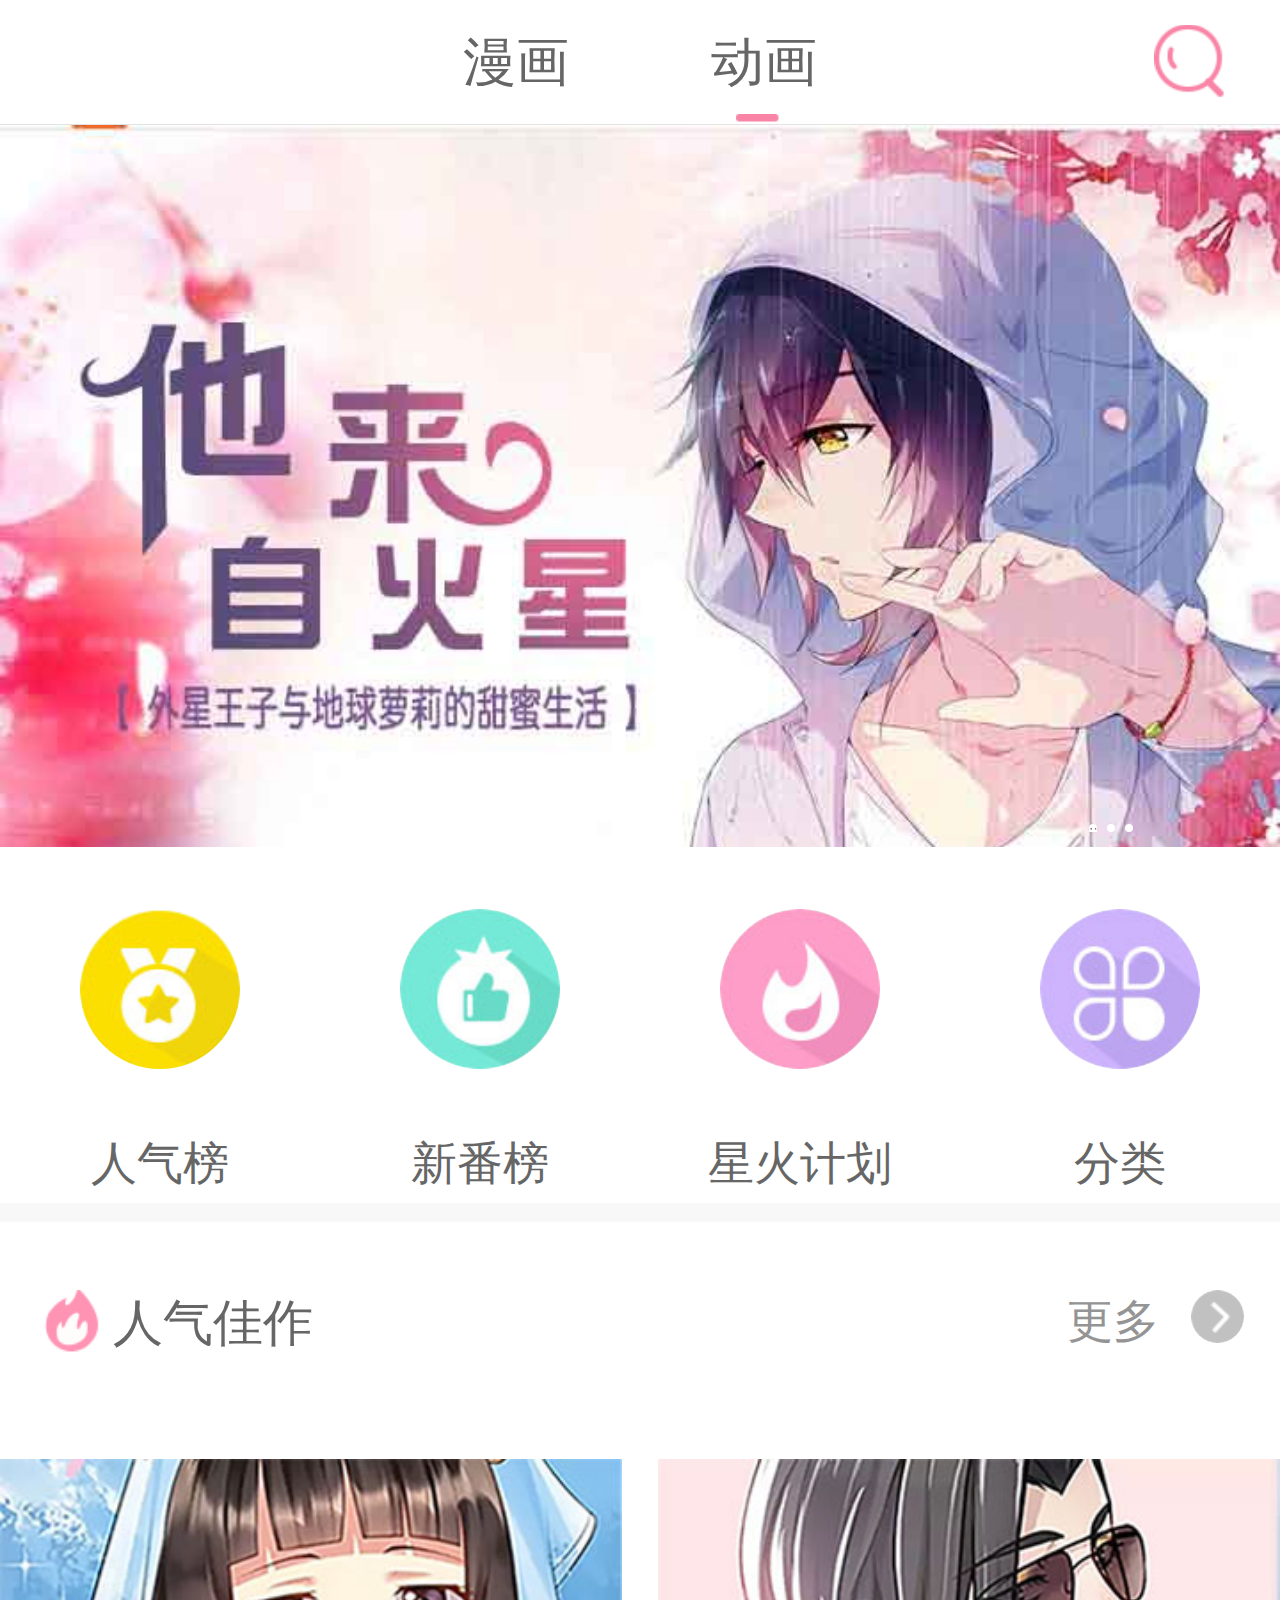
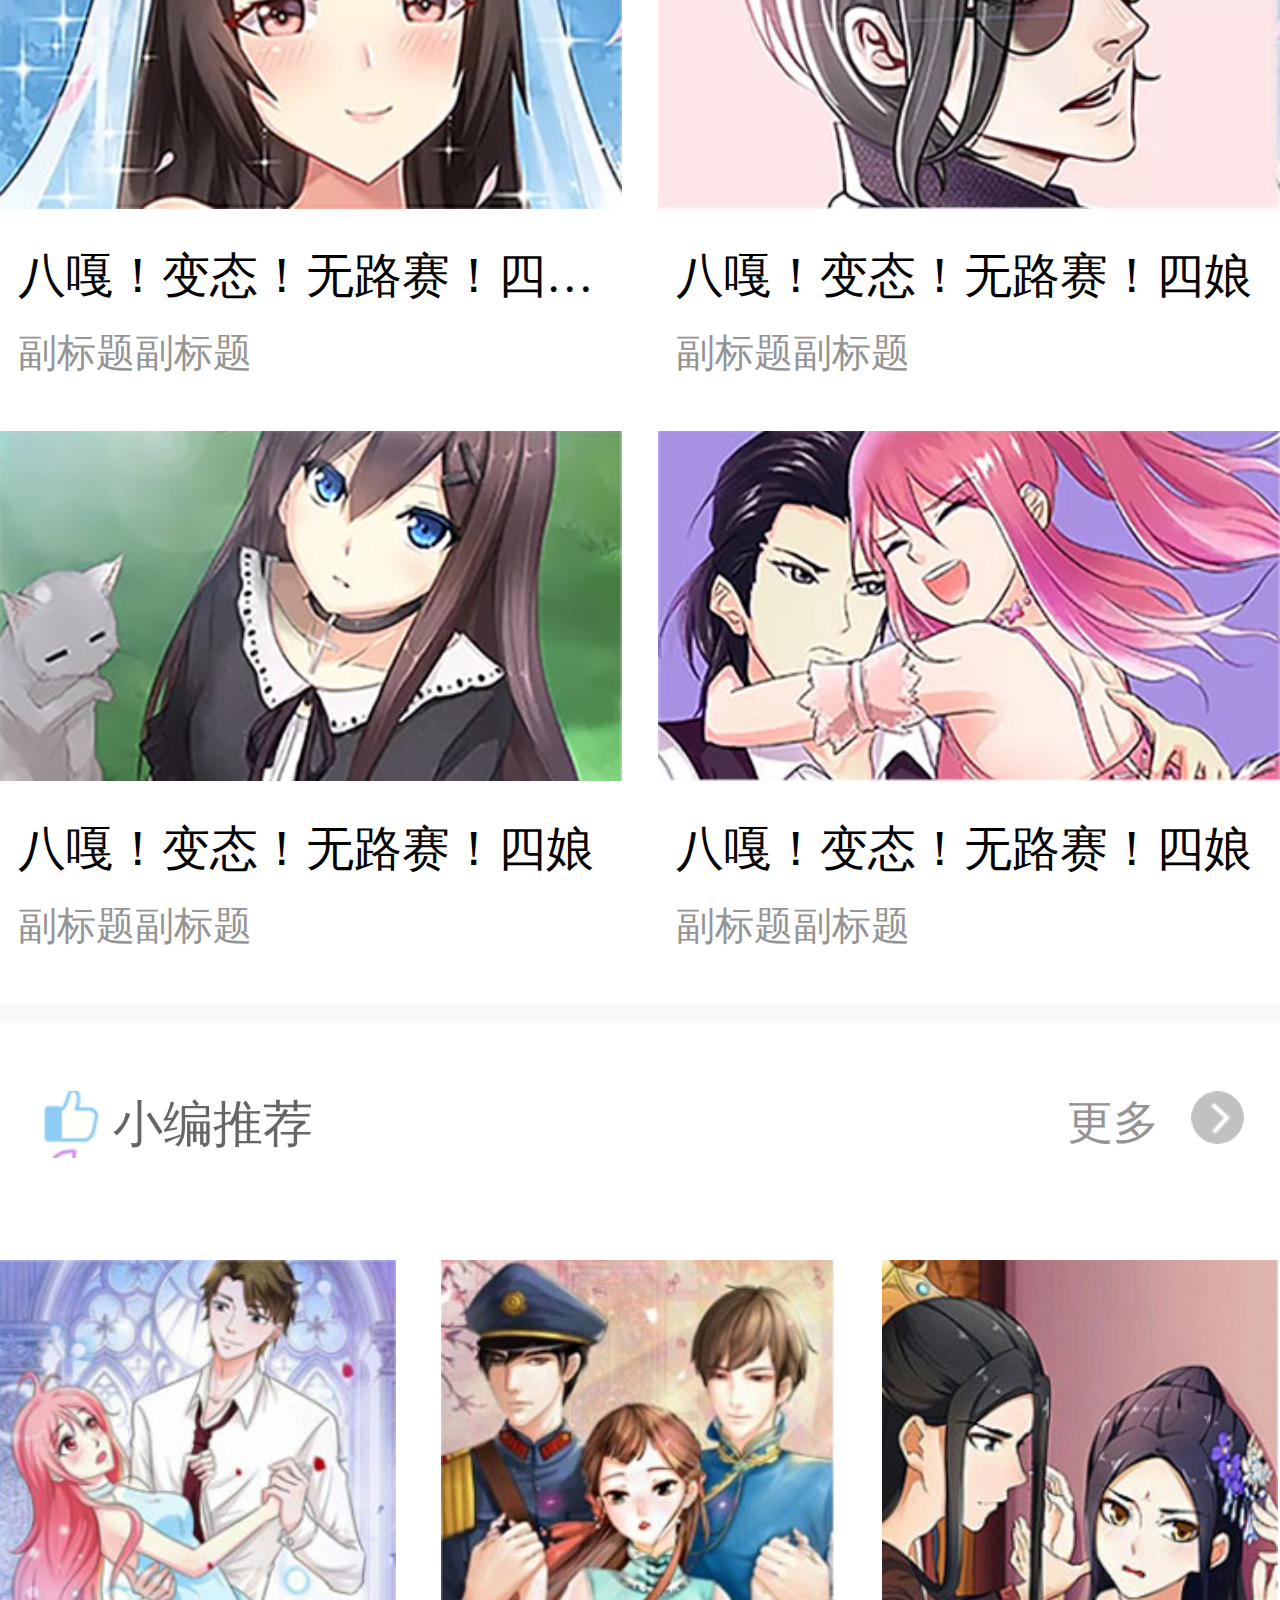
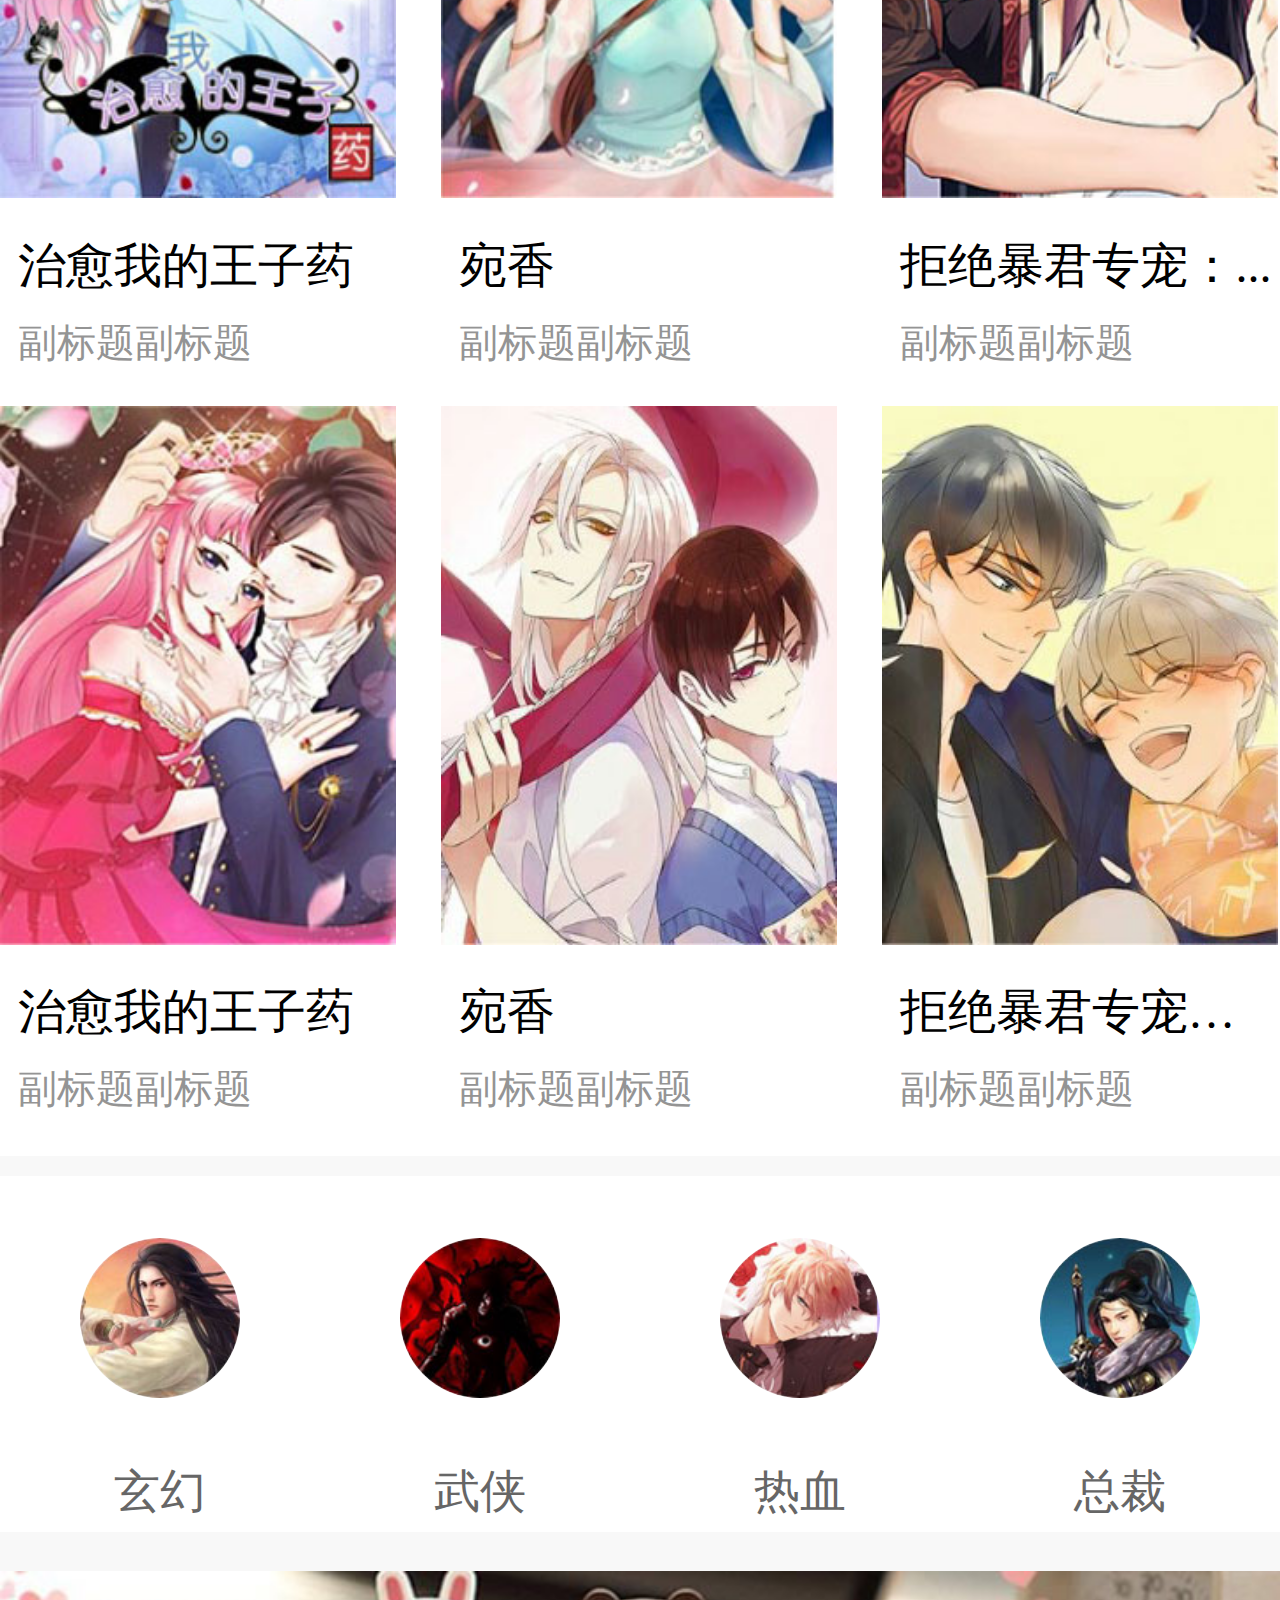
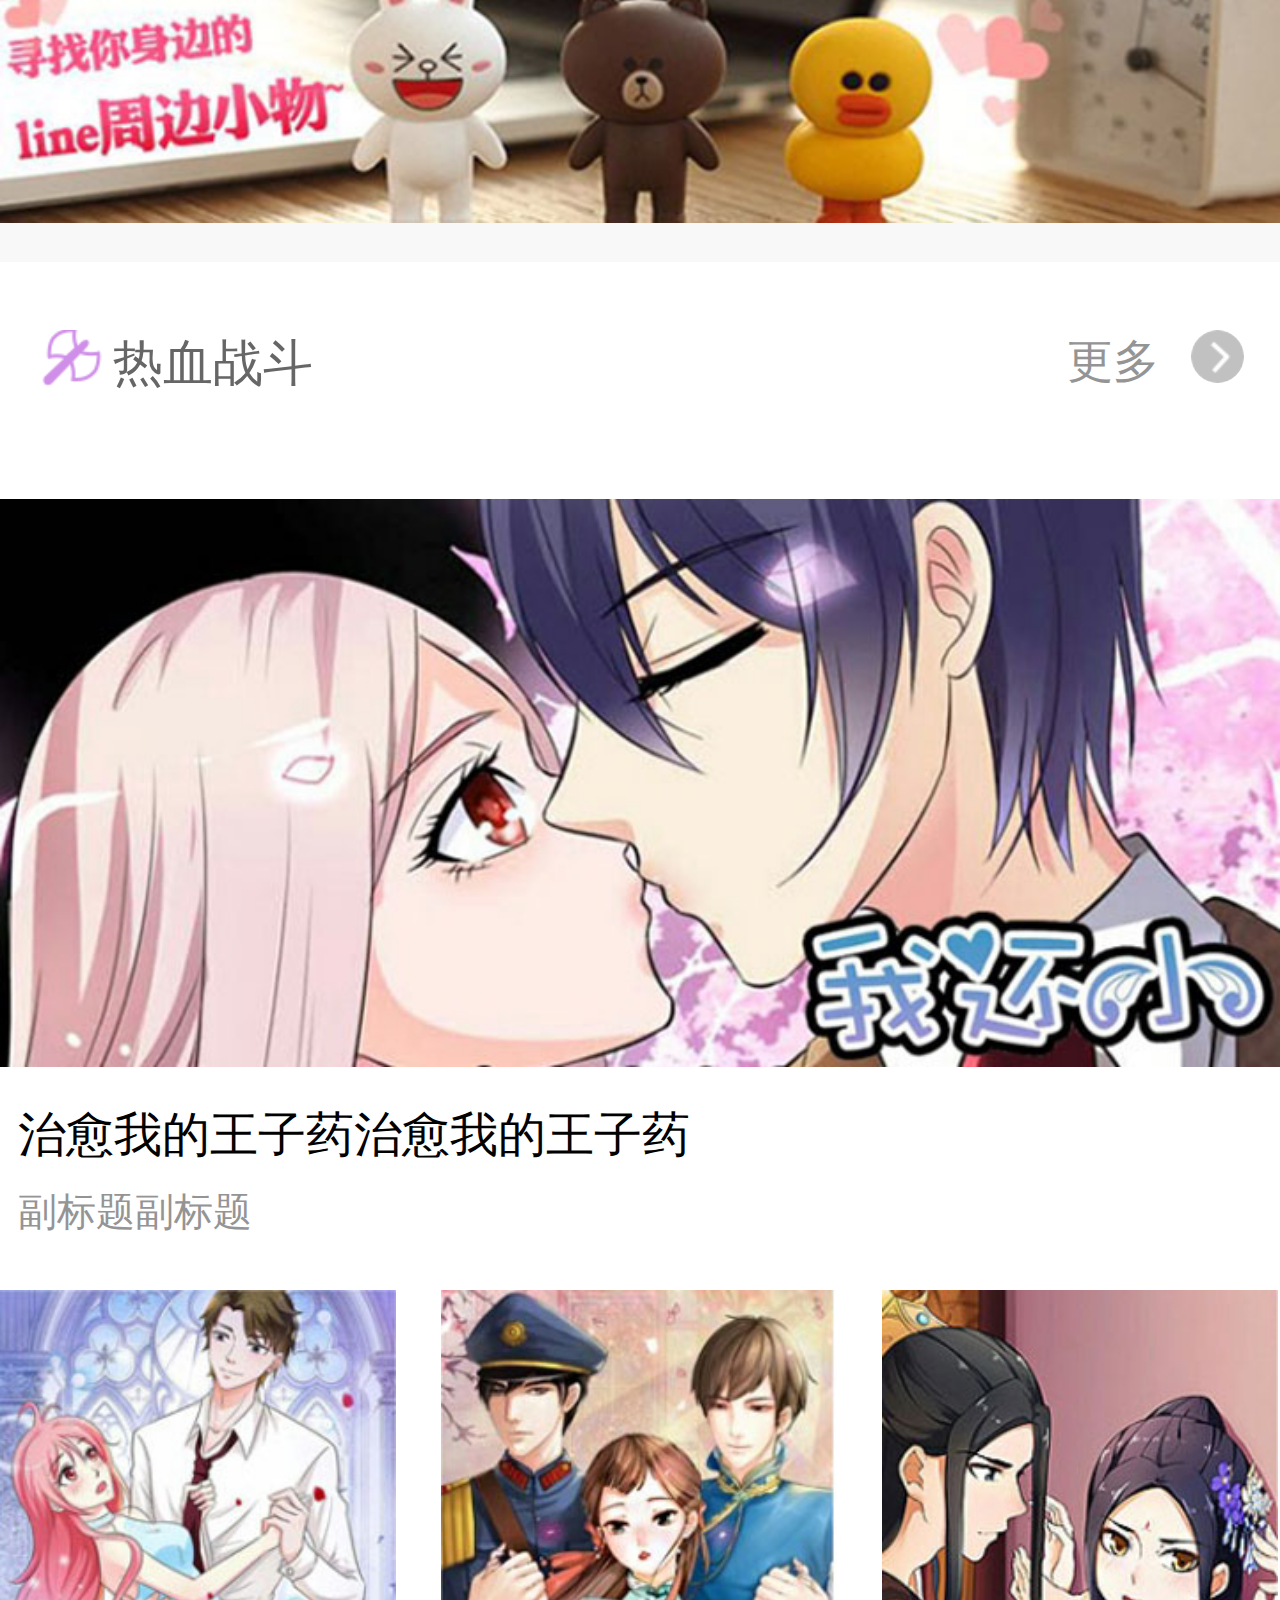
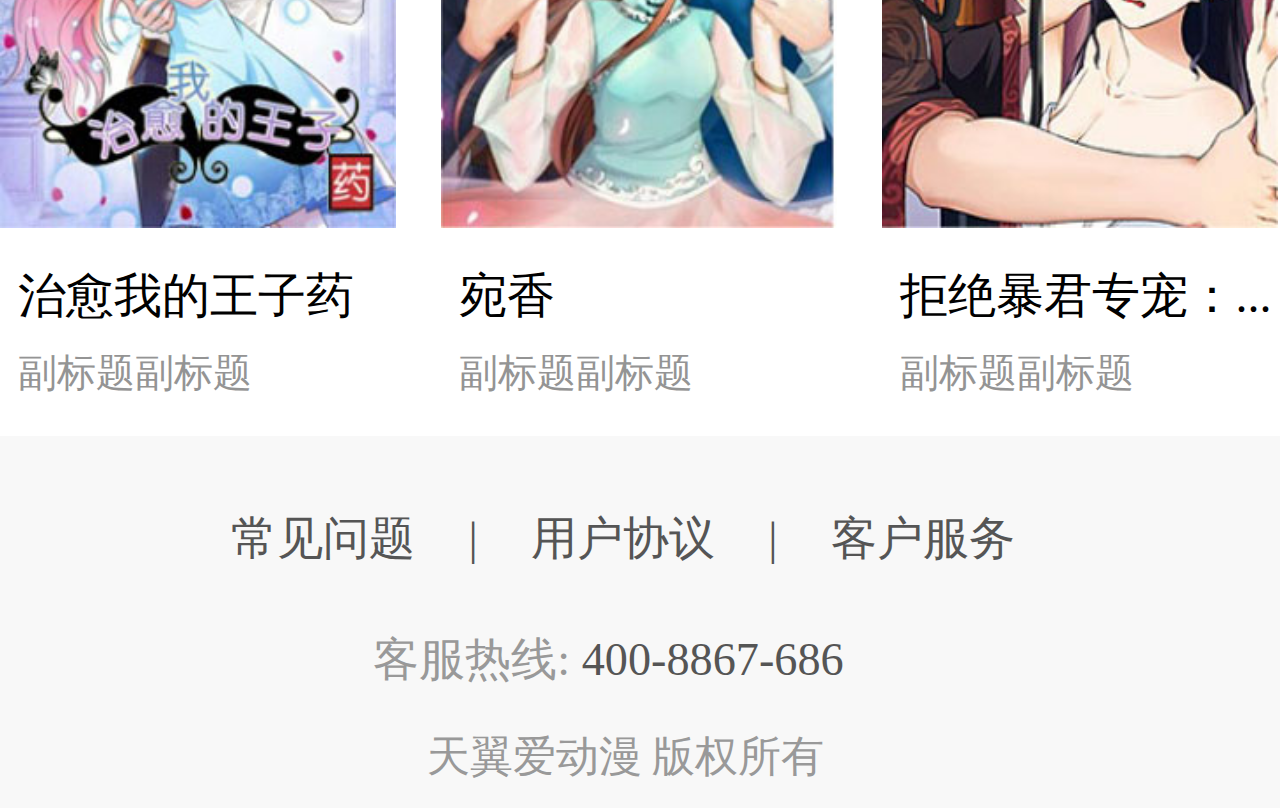
<file: index.html>
<!DOCTYPE html>
<!--[if lt IE 7]>      <html class="no-js lt-ie9 lt-ie8 lt-ie7"> <![endif]-->
<!--[if IE 7]>         <html class="no-js lt-ie9 lt-ie8"> <![endif]-->
<!--[if IE 8]>         <html class="no-js lt-ie9"> <![endif]-->
<!--[if gt IE 8]><!-->
<html class="no-js">
<!--<![endif]-->

<head>
    <meta charset="utf-8">
    <meta http-equiv="X-UA-Compatible" content="IE=edge">
    <title></title>
    <meta name="description" content="">
    <meta name="viewport" content="width=device-width, initial-scale=1">
    <!-- Link Swiper's CSS -->
    <link rel="stylesheet" href="css/swiper.min.css">
    <link href="css/phone.css" rel="stylesheet" type="text/css" />
    <script type="text/javascript" src="js/response.js"></script>
</head>

<body>
    <!--[if lt IE 7]>
            <p class="browsehappy">You are using an <strong>outdated</strong> browser. Please <a href="#">upgrade your browser</a> to improve your experience.</p>
        <![endif]-->
    <div class="tab" id="tab">
        <ul>
            <li><a  href="cartoon.html">漫画</a></li>
            <li><a>动画</a><b></b></li>
        </ul>
        <i></i>
    </div>
    <!-- Swiper -->
    <div class="swiper-container w-slider">
        <div class="swiper-wrapper slider">
            <div class="swiper-slide slider-main-img"><img src="images/lg-1.jpg"></div>
            <div class="swiper-slide slider-main-img"><img src="images/lg-2.jpg"></div>
            <div class="swiper-slide slider-main-img"><img src="images/lg-3.jpg"></div>
        </div>
        <!-- Add Pagination -->
        <div class="swiper-pagination"></div>
    </div>

    <!-- Swiper JS -->
    <script src="js/swiper.min.js"></script>

    <!-- Initialize Swiper -->
    <script>
        var swiper = new Swiper('.swiper-container', {
            pagination: '.swiper-pagination',
            paginationClickable: true,
            spaceBetween: 0,
        });
    </script>
    <!-- 星火计划榜单 -->
    <section>
        <div class="xinghuo">
            <ul>
                <li><a href="#"><span class="xinghuo-01"></span>人气榜</a></li>
                <li><a href="#"><span class="xinghuo-02"></span>新番榜</a></li>
                <li><a href="#"><span class="xinghuo-03"></span>星火计划</a></li>
                <li><a href="#"><span class="xinghuo-04"></span>分类</a></li>
            </ul>
        </div>
        <div class="bgc"></div>
    </section>
    <!--人气佳作  -->
    <section class="works">
        <div class="works-top">
            <div class="works-top-left"><span></span>
                <font>人气佳作</font>
            </div>
            <div class="works-top-right">
                <font>更多</font><span></span></div>
        </div>
        <div class="works-subject">
            <ul>
                <li><img src="images/renq01.jpg">
                    <p>八嘎！变态！无路赛！四娘八嘎！变态！无路赛！四娘八嘎！变态！无路赛！四娘八嘎！变态！无路赛！四娘</p>
                    <font>副标题副标题</font>
                </li>
                <li class="border-r"><img src="images/renq02.jpg">
                    <p>八嘎！变态！无路赛！四娘</p>
                    <font>副标题副标题</font>
                </li>
                <li><img src="images/renq03.jpg">
                    <p>八嘎！变态！无路赛！四娘</p>
                    <font>副标题副标题</font>
                </li>
                <li class="border-r"><img src="images/renq04.jpg">
                    <p>八嘎！变态！无路赛！四娘</p>
                    <font>副标题副标题</font>
                </li>
            </ul>
        </div>
        <div class="bgc"></div>
    </section>
    <!-- 小编推荐 -->
    <section>
        <div class="works-top">
            <div class="works-top-left praise"><span></span>
                <font>小编推荐</font>
            </div>
            <div class="works-top-right">
                <font>更多</font><span></span></div>
        </div>
        <div class="recommend">
            <ul>
                <li><img src="images/tuij06.jpg">
                    <p>治愈我的王子药</p>
                    <font>副标题副标题</font>
                </li>
                <li class="li-border"><img src="images/tuij01.jpg">
                    <p>宛香</p>
                    <font>副标题副标题</font>
                </li>
                <li><img src="images/tuij02.jpg">
                    <p>拒绝暴君专宠：...</p>
                    <font>副标题副标题</font>
                </li>
                <li><img src="images/tuij03.jpg">
                    <p>治愈我的王子药</p>
                    <font>副标题副标题</font>
                </li>
                <li class="li-border"><img src="images/tuij04.jpg">
                    <p>宛香</p>
                    <font>副标题副标题</font>
                </li>
                <li><img src="images/tuij05.jpg">
                    <p>拒绝暴君专宠拒绝暴君专宠拒绝暴君专宠：...拒绝暴君专宠：...拒绝暴君专宠：...</p>
                    <font>副标题副标题</font>
                </li>
            </ul>
        </div>
        <div class="bgc"></div>
    </section>
    <section class="wuxia">
        <div class="xinghuo">
            <ul>
                <li><a href="#"><span class="wuxia-01"></span>玄幻</a></li>
                <li><a href="#"><span class="wuxia-02"></span>武侠</a></li>
                <li><a href="#"><span class="wuxia-03"></span>热血</a></li>
                <li><a href="#"><span class="wuxia-04"></span>总裁</a></li>
            </ul>
        </div>
        <div class="bgc"></div>
        <div class="bgc"></div>
    </section>
    <!-- 通栏广告 -->
    <div class="banner"><a><img src="images/tonglan.jpg"></a></div>
    <div class="bgc"></div>
    <div class="bgc"></div>
    <!-- 热血战斗 -->
    <section class="rexue">
        <div class="works-top">
            <div class="works-top-left battle"><span></span>
                <font>热血战斗</font>
            </div>
            <div class="works-top-right">
                <font>更多</font><span></span>
            </div>
        </div>
        <div class="battle-subject"><img src="images/tonglan02.jpg">
            <p>治愈我的王子药治愈我的王子药</p>
            <font>副标题副标题</font>
        </div>
        <div class="recommend">
            <ul>
                <li><img src="images/tuij06.jpg">
                    <p>治愈我的王子药</p>
                    <font>副标题副标题</font>
                </li>
                <li class="li-border"><img src="images/tuij01.jpg">
                    <p>宛香</p>
                    <font>副标题副标题</font>
                </li>
                <li><img src="images/tuij02.jpg">
                    <p>拒绝暴君专宠：...</p>
                    <font>副标题副标题</font>
                </li>
            </ul>
        </div>
    </section>
     <div class="bot">
        <div class="bot-a">
            <ul>
                <li>常见问题<i>|</i></li>
                <li>用户协议<i>|</i></li>
                <li>客户服务</li>
            </ul>
        </div>
        <div class="bot-b"><i>客服热线:</i>  400-8867-686</div>
        <div class="bot-c">天翼爱动漫   版权所有</div>
    </div>
</body>

</html>
</file>
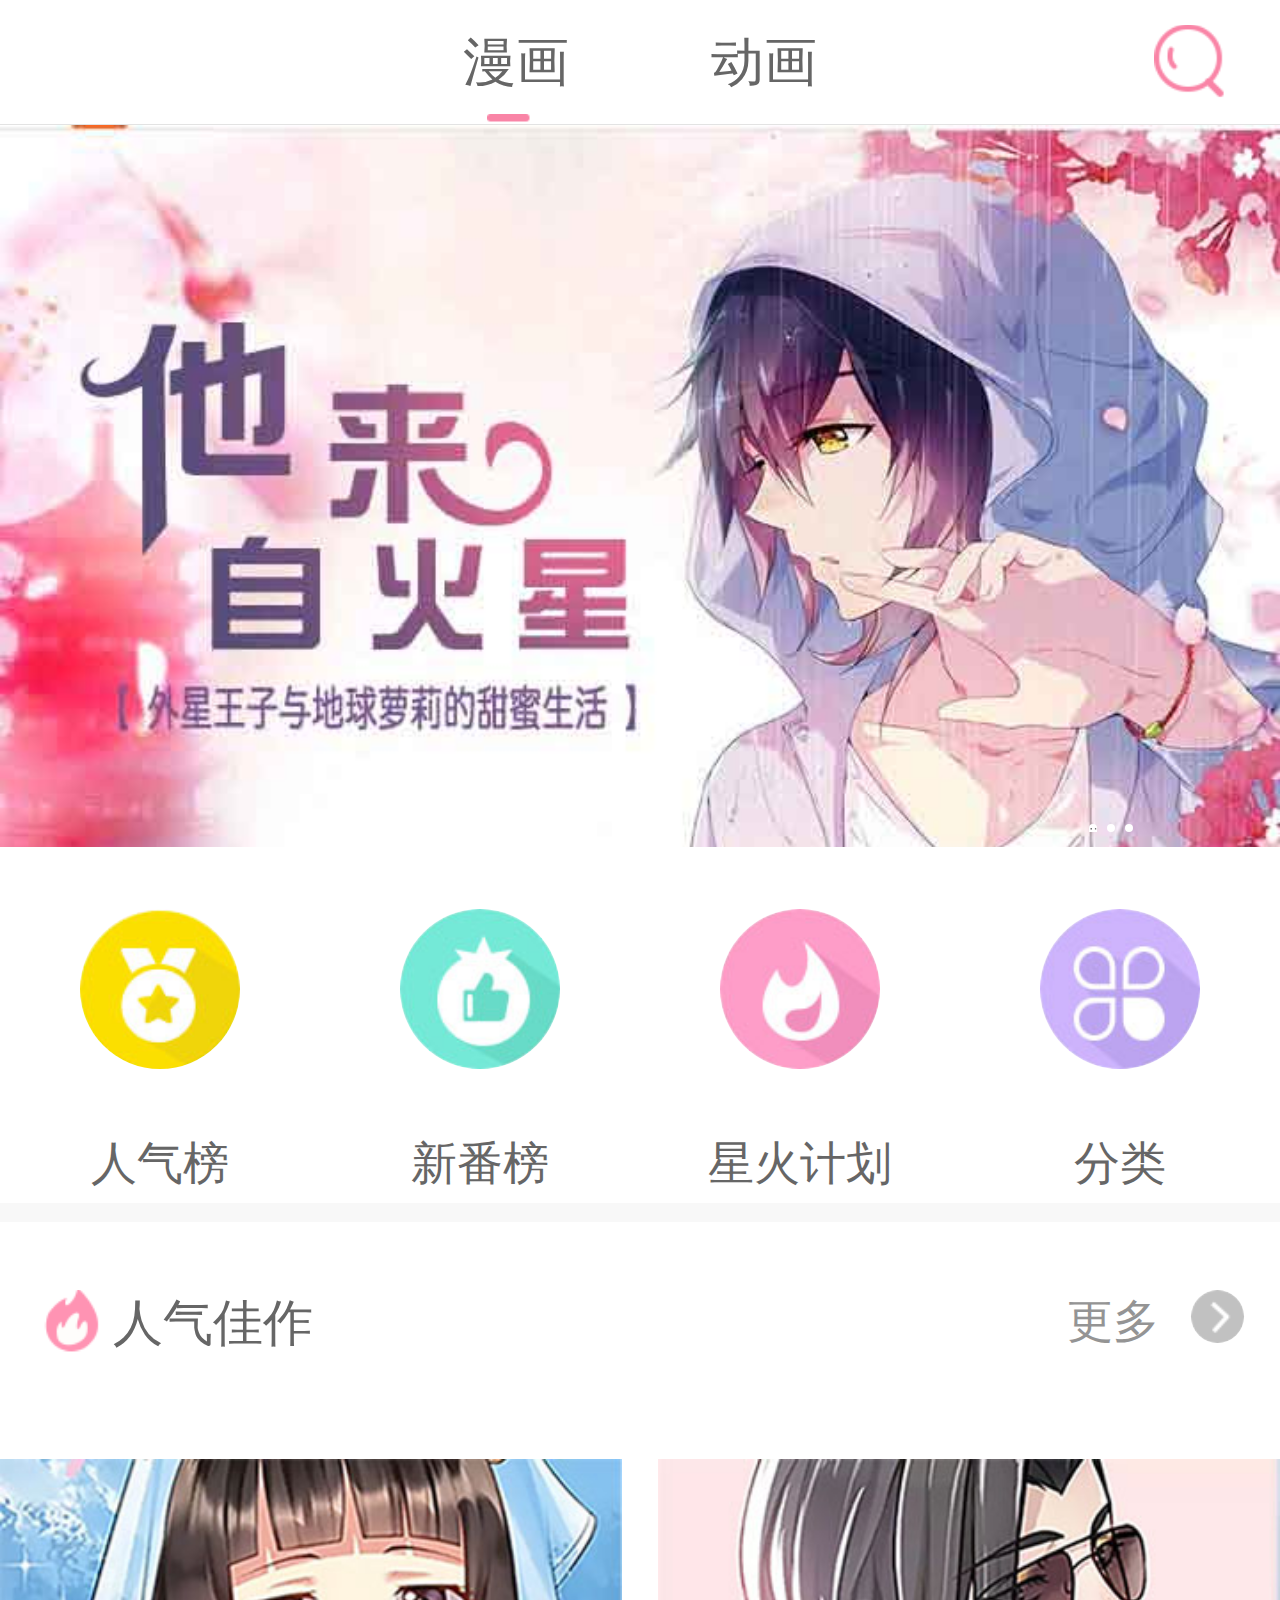
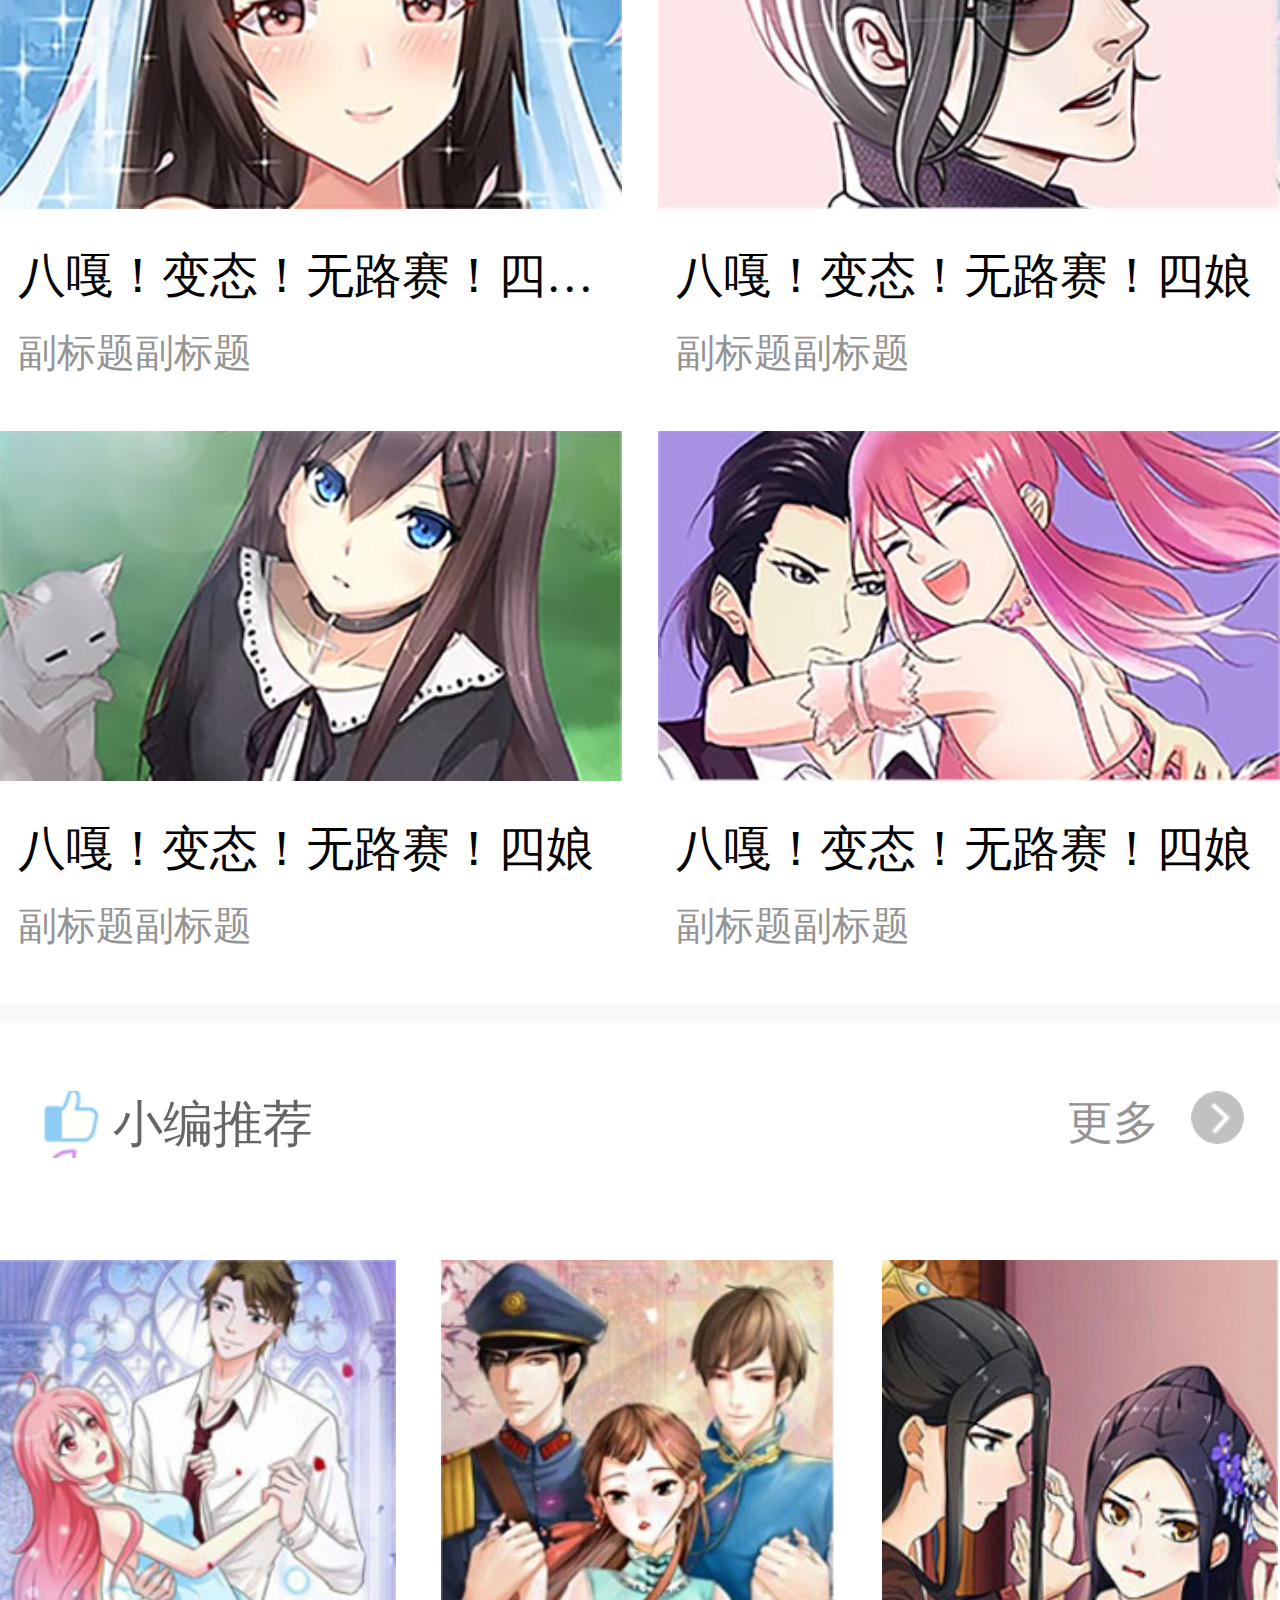
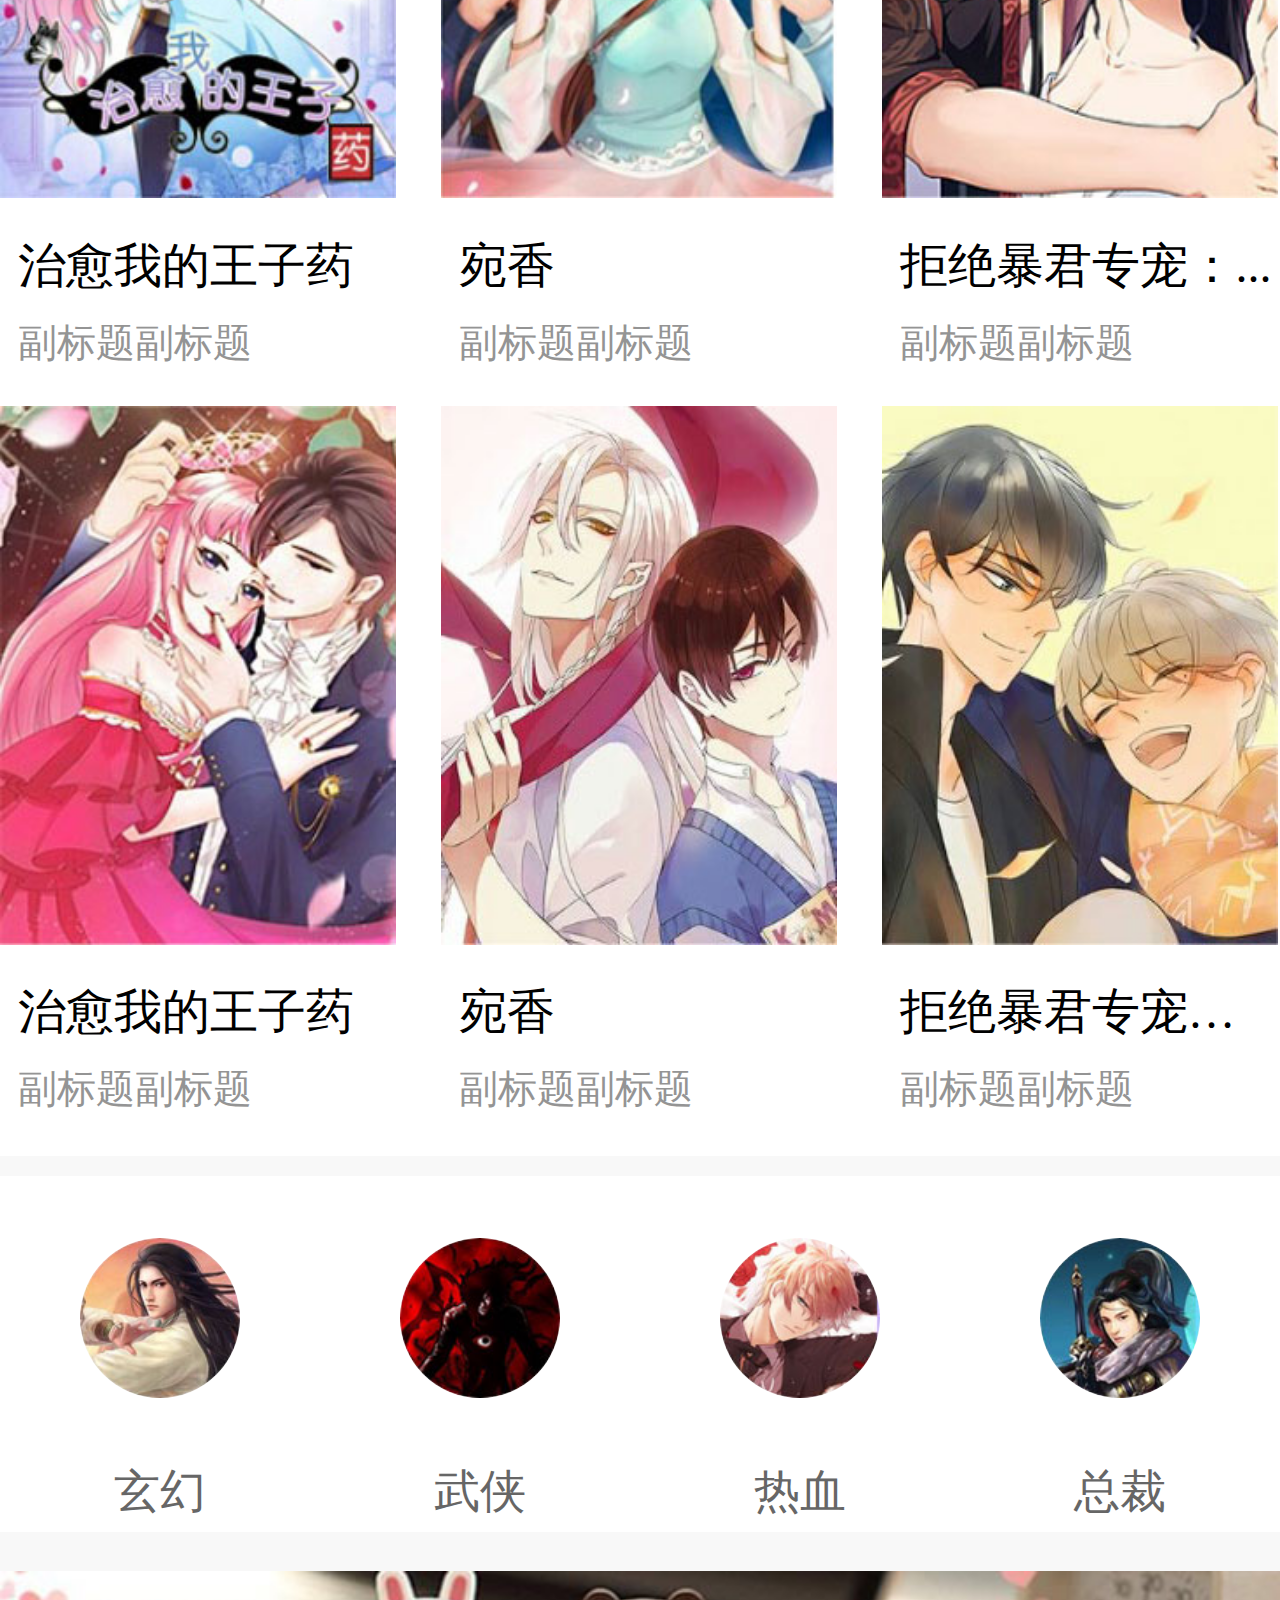
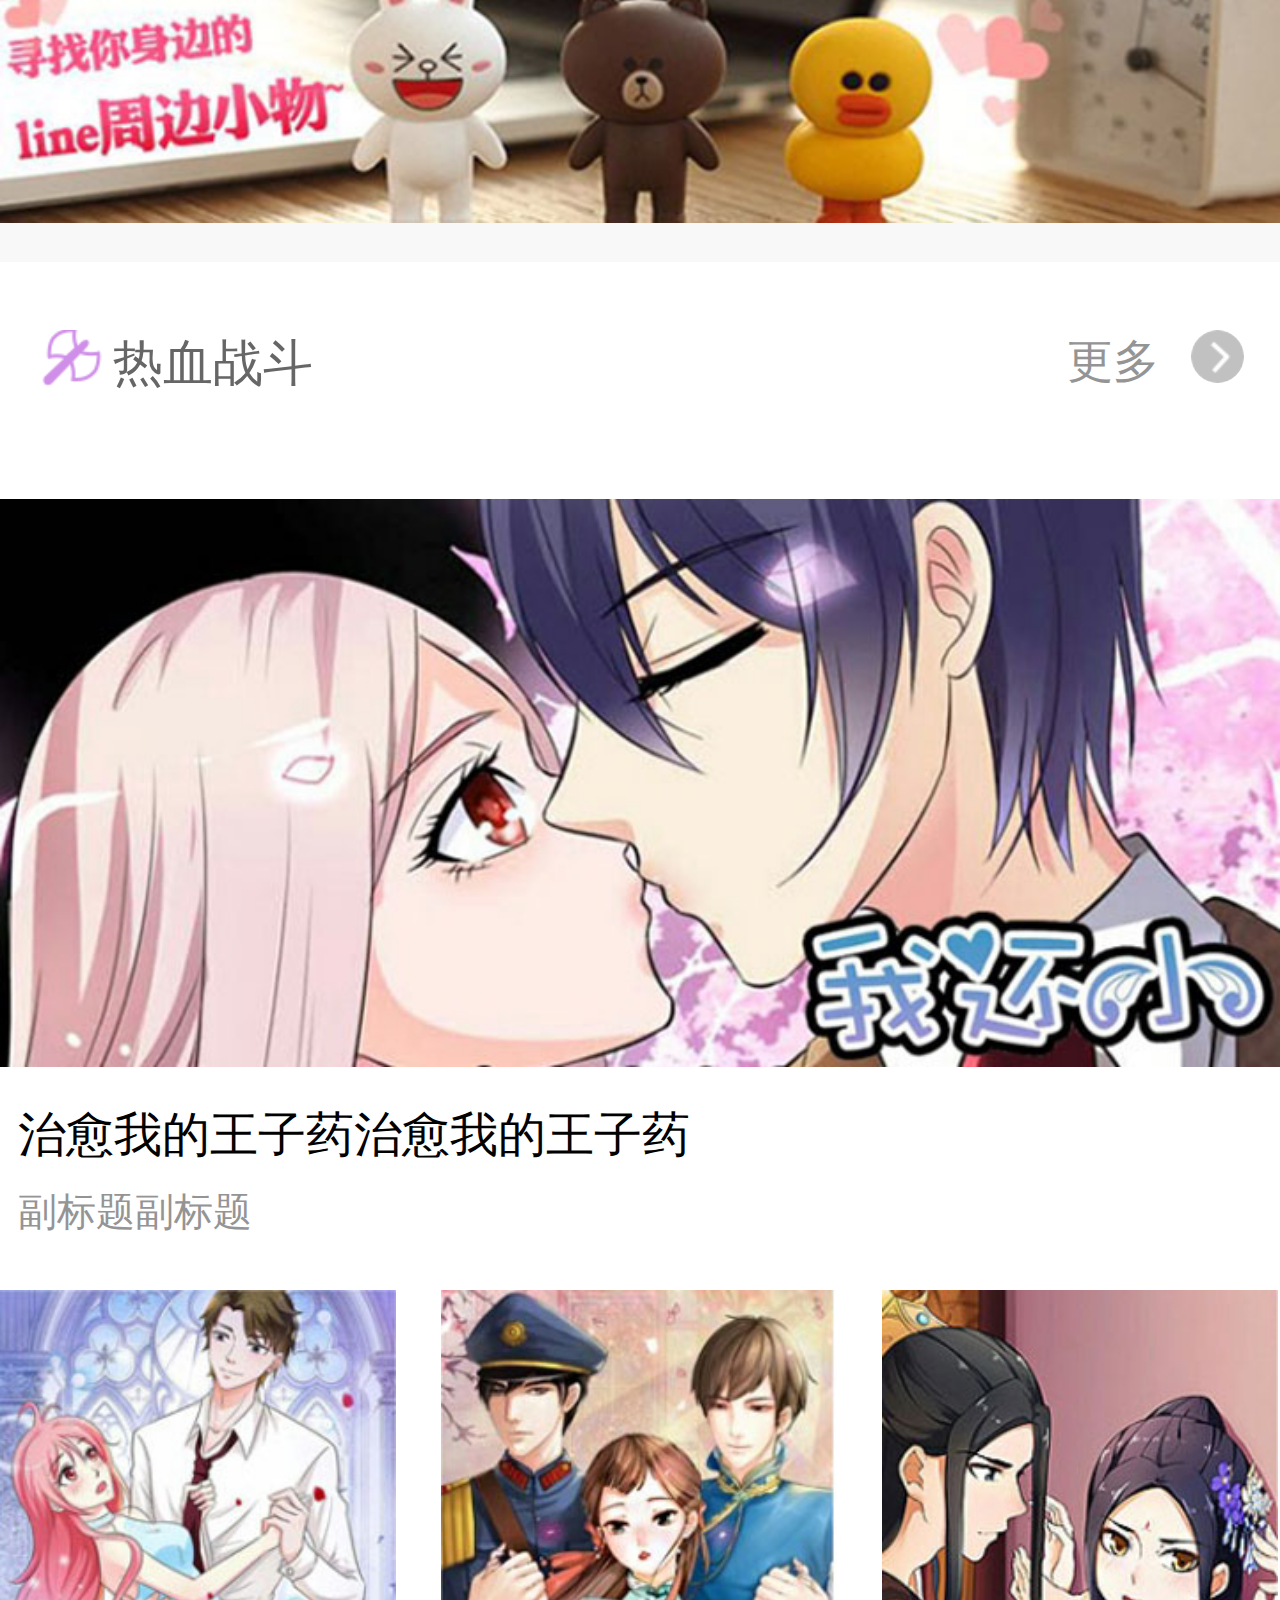
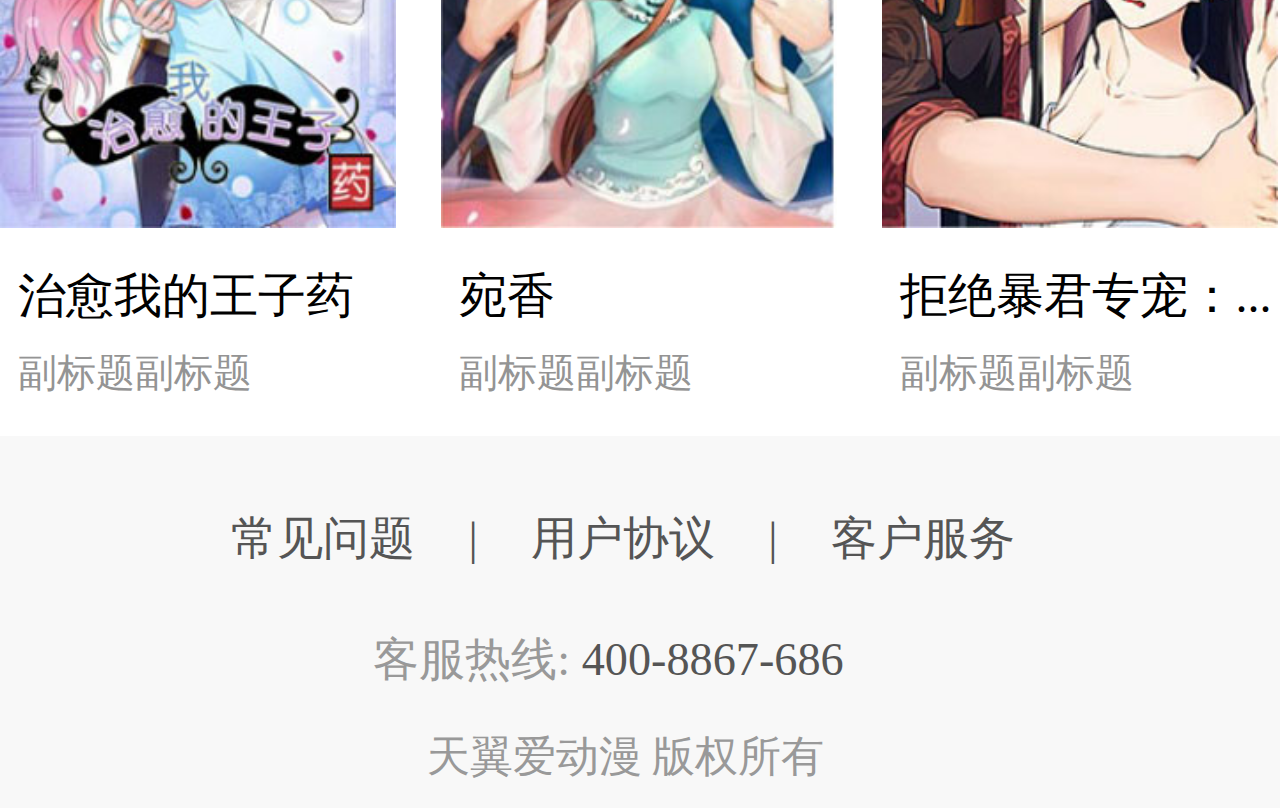
<file: cartoon.html>
<!DOCTYPE html>
<!--[if lt IE 7]>      <html class="no-js lt-ie9 lt-ie8 lt-ie7"> <![endif]-->
<!--[if IE 7]>         <html class="no-js lt-ie9 lt-ie8"> <![endif]-->
<!--[if IE 8]>         <html class="no-js lt-ie9"> <![endif]-->
<!--[if gt IE 8]><!-->
<html class="no-js">
<!--<![endif]-->

<head>
    <meta charset="utf-8">
    <meta http-equiv="X-UA-Compatible" content="IE=edge">
    <title></title>
    <meta name="description" content="">
    <meta name="viewport" content="width=device-width, initial-scale=1">
    <!-- Link Swiper's CSS -->
    <link rel="stylesheet" href="css/swiper.min.css">
    <link href="css/phone.css" rel="stylesheet" type="text/css" />
    <script type="text/javascript" src="js/response.js"></script>
</head>

<body>
    <!--[if lt IE 7]>
            <p class="browsehappy">You are using an <strong>outdated</strong> browser. Please <a href="#">upgrade your browser</a> to improve your experience.</p>
        <![endif]-->
    <div class="tab" id="tab">
        <ul>
            <li><a>漫画</a><b></b></li>
            <li><a href="index.html">动画</a></li>
        </ul>
        <i></i>
    </div>
    <!-- Swiper -->
    <div class="swiper-container w-slider">
        <div class="swiper-wrapper slider">
            <div class="swiper-slide slider-main-img"><img src="images/lg-1.jpg"></div>
            <div class="swiper-slide slider-main-img"><img src="images/lg-2.jpg"></div>
            <div class="swiper-slide slider-main-img"><img src="images/lg-3.jpg"></div>
        </div>
        <!-- Add Pagination -->
        <div class="swiper-pagination"></div>
    </div>

    <!-- Swiper JS -->
    <script src="js/swiper.min.js"></script>

    <!-- Initialize Swiper -->
    <script>
        var swiper = new Swiper('.swiper-container', {
            pagination: '.swiper-pagination',
            paginationClickable: true,
            spaceBetween: 0,
        });
    </script>
    <!-- 星火计划榜单 -->
    <section>
        <div class="xinghuo">
            <ul>
                <li><a href="#"><span class="xinghuo-01"></span>人气榜</a></li>
                <li><a href="#"><span class="xinghuo-02"></span>新番榜</a></li>
                <li><a href="#"><span class="xinghuo-03"></span>星火计划</a></li>
                <li><a href="#"><span class="xinghuo-04"></span>分类</a></li>
            </ul>
        </div>
        <div class="bgc"></div>
    </section>
    <!--人气佳作  -->
    <section class="works">
        <div class="works-top">
            <div class="works-top-left"><span></span>
                <font>人气佳作</font>
            </div>
            <div class="works-top-right">
                <font>更多</font><span></span></div>
        </div>
        <div class="works-subject">
            <ul>
                <li><img src="images/renq01.jpg">
                    <p>八嘎！变态！无路赛！四娘八嘎！变态！无路赛！四娘八嘎！变态！无路赛！四娘八嘎！变态！无路赛！四娘</p>
                    <font>副标题副标题</font>
                </li>
                <li class="border-r"><img src="images/renq02.jpg">
                    <p>八嘎！变态！无路赛！四娘</p>
                    <font>副标题副标题</font>
                </li>
                <li><img src="images/renq03.jpg">
                    <p>八嘎！变态！无路赛！四娘</p>
                    <font>副标题副标题</font>
                </li>
                <li class="border-r"><img src="images/renq04.jpg">
                    <p>八嘎！变态！无路赛！四娘</p>
                    <font>副标题副标题</font>
                </li>
            </ul>
        </div>
        <div class="bgc"></div>
    </section>
    <!-- 小编推荐 -->
    <section>
        <div class="works-top">
            <div class="works-top-left praise"><span></span>
                <font>小编推荐</font>
            </div>
            <div class="works-top-right">
                <font>更多</font><span></span></div>
        </div>
        <div class="recommend">
            <ul>
                <li><img src="images/tuij06.jpg">
                    <p>治愈我的王子药</p>
                    <font>副标题副标题</font>
                </li>
                <li class="li-border"><img src="images/tuij01.jpg">
                    <p>宛香</p>
                    <font>副标题副标题</font>
                </li>
                <li><img src="images/tuij02.jpg">
                    <p>拒绝暴君专宠：...</p>
                    <font>副标题副标题</font>
                </li>
                <li><img src="images/tuij03.jpg">
                    <p>治愈我的王子药</p>
                    <font>副标题副标题</font>
                </li>
                <li class="li-border"><img src="images/tuij04.jpg">
                    <p>宛香</p>
                    <font>副标题副标题</font>
                </li>
                <li><img src="images/tuij05.jpg">
                    <p>拒绝暴君专宠拒绝暴君专宠拒绝暴君专宠：...拒绝暴君专宠：...拒绝暴君专宠：...</p>
                    <font>副标题副标题</font>
                </li>
            </ul>
        </div>
        <div class="bgc"></div>
    </section>
    <section class="wuxia">
        <div class="xinghuo">
            <ul>
                <li><a href="#"><span class="wuxia-01"></span>玄幻</a></li>
                <li><a href="#"><span class="wuxia-02"></span>武侠</a></li>
                <li><a href="#"><span class="wuxia-03"></span>热血</a></li>
                <li><a href="#"><span class="wuxia-04"></span>总裁</a></li>
            </ul>
        </div>
        <div class="bgc"></div>
        <div class="bgc"></div>
    </section>
    <!-- 通栏广告 -->
    <div class="banner"><a><img src="images/tonglan.jpg"></a></div>
    <div class="bgc"></div>
    <div class="bgc"></div>
    <!-- 热血战斗 -->
    <section class="rexue">
        <div class="works-top">
            <div class="works-top-left battle"><span></span>
                <font>热血战斗</font>
            </div>
            <div class="works-top-right">
                <font>更多</font><span></span>
            </div>
        </div>
        <div class="battle-subject"><img src="images/tonglan02.jpg">
            <p>治愈我的王子药治愈我的王子药</p>
            <font>副标题副标题</font>
        </div>
        <div class="recommend">
            <ul>
                <li><img src="images/tuij06.jpg">
                    <p>治愈我的王子药</p>
                    <font>副标题副标题</font>
                </li>
                <li class="li-border"><img src="images/tuij01.jpg">
                    <p>宛香</p>
                    <font>副标题副标题</font>
                </li>
                <li><img src="images/tuij02.jpg">
                    <p>拒绝暴君专宠：...</p>
                    <font>副标题副标题</font>
                </li>
            </ul>
        </div>
    </section>
    <div class="bot">
        <div class="bot-a">
            <ul>
                <li>常见问题<i>|</i></li>
                <li>用户协议<i>|</i></li>
                <li>客户服务</li>
            </ul>
        </div>
        <div class="bot-b"><i>客服热线:</i>  400-8867-686</div>
        <div class="bot-c">天翼爱动漫   版权所有</div>
    </div>
</body>

</html>
</file>
<file: css/phone.css>
html, body, ul, li, ol, dl, dd, dt, p, h1, h2, h3, h4, h5, h6, form, fieldset, legend, img { margin:0; padding:0; }
fieldset, img,input,button { border:none; padding:0;margin:0;outline-style:none; }
ul, ol { list-style:none; }
input { padding-top:0; padding-bottom:0; font-family: "SimSun","宋体";}
select, input { vertical-align:middle;}
select, input, textarea { font-size:12px; margin:0; }
textarea { resize:none; } /*防止拖动*/
img {border:0;	vertical-align:middle; }  /*  去掉图片低测默认的3像素空白缝隙*/
table { border-collapse:collapse; }
body {
    font:12px/150% Arial,Verdana,"\5b8b\4f53";
    color:#666;
    background:#fff
}
img {border:0;	vertical-align:middle; } 
.clearfix:before,.clearfix:after {
    content:"";
    display:table;
}
.clearfix:after{clear:both;}
.clearfix{
    *zoom:1;/*IE/7/6*/
}
a {color:#666; text-decoration:none; }
a:hover{color:#C81623;}
h1,h2,h3,h4,h5,h6 {text-decoration:none;font-weight:normal;font-size:100%;}
s,i,em{font-style:normal;text-decoration:none;}
.col-red{color: #C81623!important;}

*{
    margin: 0;
    padding: 0;
    list-style: none;
    text-decoration: none;
}
.tab{
    height: 0.7rem;
    position: relative;
    border-bottom: 0.01rem solid #e3e3e3;
}
.tab ul{
    display: block;
    width: 2.8rem; 
    height: 0.7rem;
    margin: 0 auto;
}
.tab ul li{
    width: 1.4rem;
    font:0.3rem "微软雅黑";
    float: left;
    text-align: center;
    line-height: 0.7rem;
    position: relative;
    
}
.tab ul li a{
    display: inline-block;
    width: 100%;
    height: 100%;
}
.tab ul li b{
    width: 0.32rem;
    height: 0.06rem;
    position: absolute;
    left: 50%;
    margin-left: -0.16rem;
    bottom: 0;
    background: url(../images/jing.png) no-repeat 0 0;
    background-size: 100%;
    overflow: hidden;
}
.tab i{
    width: 0.41rem;
    height: 0.43rem;
    display: block;
    overflow: hidden;
    position: absolute;
    top: 50%;
    margin-top: -0.21rem;
    right: 0.3rem;
    background: url(../images/jing.png) no-repeat 0 -0.09rem;
    background-size: 100%;

}

.w-slider{
    height: 4.06rem;
}
.slider{
    height: 4.06rem;
}
.slider-main-img {
    height: 4.06rem;
    float: left;
}
.slider-main-img img {
    width: 100%;
}
/*swipe css  */
.swiper-container-horizontal>.swiper-pagination-bullets{
    width: 1.5rem;
    right: 0.2rem;
}
.swiper-pagination-bullet{
    background: #fff;
    opacity: 1;
}
.swiper-pagination-bullet-active {
    opacity: 1;
    background:url(../images/dian.png) no-repeat;
    background-size: 100% 100%;
    border-radius: 100% 100% 0 0;
}
/* 星火计划 */
.xinghuo{
    width: 100%;
    height: 2rem;
}
.xinghuo ul{
    display: flex;
    width: 100%;
    height: 100%;
}
.xinghuo ul li{
    flex: 1;
    text-align: center;
    
}
.xinghuo ul li a{
    display: inline-block;
    font: 0.26rem "微软雅黑";
    width: 100%;
    height: 100%;
}
.xinghuo ul li span{
    display: block;
    width: 0.9rem;
    height: 0.9rem;
    margin: 0.35rem auto;
    background-size: 100% 100%;
    border-radius: 100%;
}
.xinghuo-01{
    background: url(../images/xingh01.jpg) no-repeat;
}
.xinghuo-02{
    background: url(../images/xingh02.jpg) no-repeat;
}
.xinghuo-03{
    background: url(../images/xingh03.jpg) no-repeat;
}
.xinghuo-04{
    background: url(../images/xingh04.jpg) no-repeat;
}
.bgc{
    width: 100%;
    height: 0.11rem;
    background-color: #f8f8f8;
}
/* 人气佳作头部 */
.works-top{
    height: 0.95rem;
    margin: 0.38rem 0.2rem 0 0.2rem;
}
.works-top-left{
    width: 1.56rem;
    height: 0.38rem;
    float: left;
    position: relative;
    
}
.works-top-left font{
    font: 0.28rem/0.38rem "微软雅黑";
    position: absolute;
    top:0;
    right: 0;
}

.works-top-left span{
    display: inline-block;
    width: 0.42rem;
    height: 0.38rem;
    background: url(../images/jing.png) no-repeat 0 -0.58rem;
    background-size: 100%;
}
.works-top-right{
    float: right;
    font: 0.26rem "微软雅黑";
    color: #949494;
    position: relative;
    width: 1rem;
    height: 0.38rem;
}
.works-top-right font{
    position: absolute;
    top:0;
    left: 0;
}
.works-top-right span{
    display: inline-block;
    width: 0.3rem;
    height: 0.3rem;
    border-radius: 100%;
    background: url(../images/jin01.png) no-repeat; 
    background-size: 100%;
    position: absolute;
    top:0;
    right: 0;   
}
/* 人气佳作主体 */
.works-subject{
    width: 100%;
    height: 6.44rem;
    overflow:hidden;
}
.works-subject ul li{
    width: 3.5rem;
    height: 3.22rem;
    float: left;
}
.works-subject li img{
    width: 3.5rem;
    height: 1.97rem;
}
.border-r{
    margin-left: 0.2rem;
}

.works-subject li p{
    font: 0.27rem "微软雅黑";
    color: #000;
    padding:0.2rem 0 0.1rem 0.1rem;
    overflow: hidden;
    text-overflow:ellipsis;
    white-space: nowrap;
}
.works-subject li font{
    font: 0.22rem "微软雅黑";
    color: #949494;
    padding-left: 0.1rem;
    overflow: hidden;
    text-overflow:ellipsis;
    white-space: nowrap;
}
/* 小编推荐 */
.praise span{
    background: url(../images/jing.png) no-repeat 0 -1.02rem;
    background-size: 100%;
}
.recommend{
    width: 100%;
    height: 8.42rem;
}
.recommend li{
    width: 2.23rem;
    height: 4.2rem;
    float: left;
}
.recommend li img{
    width: 2.23rem;
    height: 3.03rem;
}
.li-border{
    margin: 0 0.25rem;
}
.recommend li p{
    font: 0.27rem "微软雅黑";
    color: #000;
    padding:0.2rem 0 0.1rem 0.1rem;
    overflow: hidden;
    text-overflow:ellipsis;
    white-space: nowrap;  
}
.recommend li font{
    font: 0.22rem "微软雅黑";
    color: #949494;
    padding-left: 0.1rem;
    overflow: hidden;
    text-overflow:ellipsis;
    white-space: nowrap;
}
.wuxia .wuxia-01{
    background: url(../images/wux01.jpg) no-repeat;
    background-size: 100% 100%;
}
.wuxia .wuxia-02{
    background: url(../images/wux02.jpg) no-repeat;
    background-size: 100% 100%;
}
.wuxia .wuxia-03{
    background: url(../images/wux03.jpg) no-repeat;
    background-size: 100% 100%;
}
.wuxia .wuxia-04{
    background: url(../images/wux04.jpg) no-repeat;
    background-size: 100% 100%;
}
.banner{
    width: 100%;
    height: 1.42rem;
}
.banner img{
    width: 100%;
    height: 1.42rem;
}
/* 热血战斗 */
.battle span{
    background: url(../images/jing.png) no-repeat 0 -1.36rem;
    background-size: 100%;
}
.battle-subject{
    width: 100%;
    height: 4.45rem;
}
.battle-subject img{
    width: 100%;
    height: 3.2rem;
}
.battle-subject p{
    font: 0.27rem "微软雅黑";
    color: #000;
    padding:0.2rem 0 0.1rem 0.1rem;
}
.battle-subject font{
    font: 0.22rem "微软雅黑";
    color: #949494;
    padding-left: 0.1rem;
}
.rexue .recommend{
    width: 100%;
    height: 4.2rem;
}
/* 底部 */
.bot{
    width: 100%;
    height: 2.09rem;
    background-color: #f8f8f8;
}
.bot-a{
    width: 4.6rem;
    height: 0.33rem;
    padding: 0.4rem 0 0.35rem 0;
    margin: 0 auto;
    color: #555555;
    font: 0.26rem "微软雅黑";
}
.bot-a ul li{
    float: left;
}
.bot-a ul li i{
    margin: 0 0.3rem;
}
.bot-b{
    width: 3rem;
    height: 0.26rem;
    margin: 0 auto;
    font: 0.26rem "微软雅黑";
    color: #555555;
    /* background: yellow; */
}
.bot-b i{
    color: #999999;
}
.bot-c{
    width: 2.4rem;
    height: 0.4rem;
    margin: 0.3rem auto;
    font: 0.24rem "微软雅黑";
    color: #999999;
}
</file>
